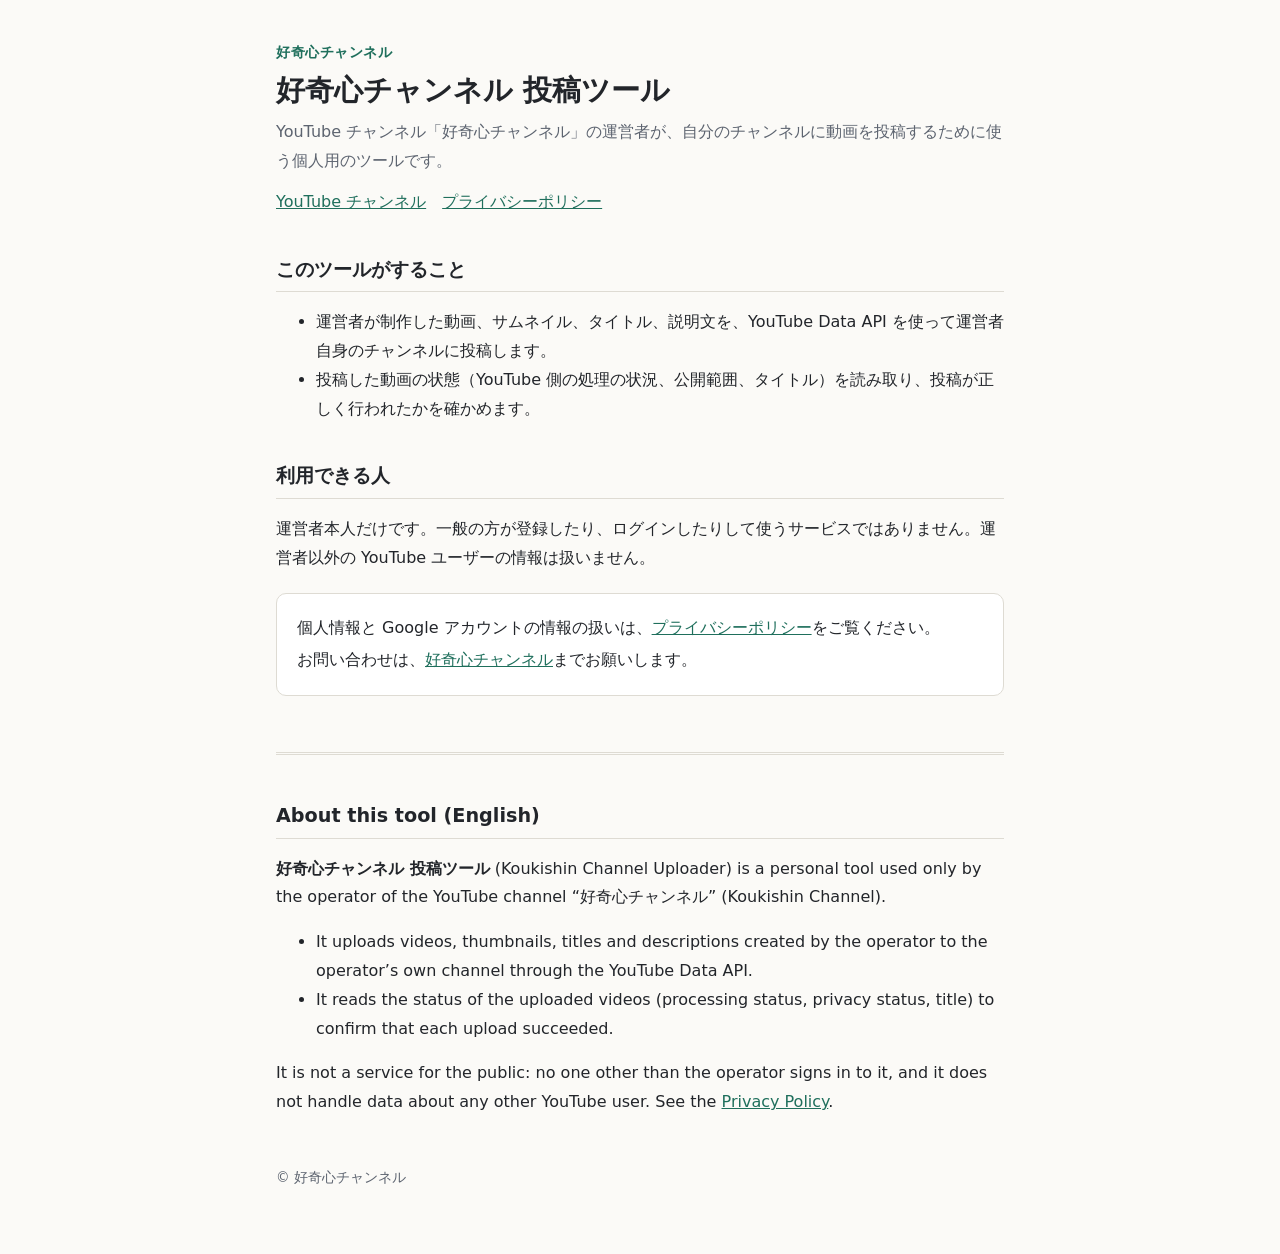
<file: index.html>
<!doctype html>
<html lang="ja">
<head>
  <meta charset="utf-8">
  <meta name="viewport" content="width=device-width, initial-scale=1">
  <title>好奇心チャンネル 投稿ツール</title>
  <meta name="description" content="YouTube チャンネル「好奇心チャンネル」の運営者が、自分のチャンネルに動画を投稿するための個人用ツールの説明です。">
  <link rel="stylesheet" href="style.css">
</head>
<body>
<main>
  <header>
    <p class="eyebrow">好奇心チャンネル</p>
    <h1>好奇心チャンネル 投稿ツール</h1>
    <p class="lead">YouTube チャンネル「好奇心チャンネル」の運営者が、自分のチャンネルに動画を投稿するために使う個人用のツールです。</p>
    <nav>
      <a href="https://www.youtube.com/channel/UCNpD2tMo_w9F1YiRy6q2Wfw">YouTube チャンネル</a>
      <a href="privacy.html">プライバシーポリシー</a>
    </nav>
  </header>

  <h2>このツールがすること</h2>
  <ul>
    <li>運営者が制作した動画、サムネイル、タイトル、説明文を、YouTube Data API を使って運営者自身のチャンネルに投稿します。</li>
    <li>投稿した動画の状態（YouTube 側の処理の状況、公開範囲、タイトル）を読み取り、投稿が正しく行われたかを確かめます。</li>
  </ul>

  <h2>利用できる人</h2>
  <p>運営者本人だけです。一般の方が登録したり、ログインしたりして使うサービスではありません。運営者以外の YouTube ユーザーの情報は扱いません。</p>

  <div class="card">
    <p>個人情報と Google アカウントの情報の扱いは、<a href="privacy.html">プライバシーポリシー</a>をご覧ください。</p>
    <p>お問い合わせは、<a href="https://www.youtube.com/channel/UCNpD2tMo_w9F1YiRy6q2Wfw">好奇心チャンネル</a>までお願いします。</p>
  </div>

  <section class="en" lang="en">
    <h2>About this tool (English)</h2>
    <p><strong>好奇心チャンネル 投稿ツール</strong> (Koukishin Channel Uploader) is a personal tool used only by the operator of the YouTube channel “好奇心チャンネル” (Koukishin Channel).</p>
    <ul>
      <li>It uploads videos, thumbnails, titles and descriptions created by the operator to the operator’s own channel through the YouTube Data API.</li>
      <li>It reads the status of the uploaded videos (processing status, privacy status, title) to confirm that each upload succeeded.</li>
    </ul>
    <p>It is not a service for the public: no one other than the operator signs in to it, and it does not handle data about any other YouTube user. See the <a href="privacy.html#en">Privacy Policy</a>.</p>
  </section>

  <footer>© 好奇心チャンネル</footer>
</main>
</body>
</html>
</file>
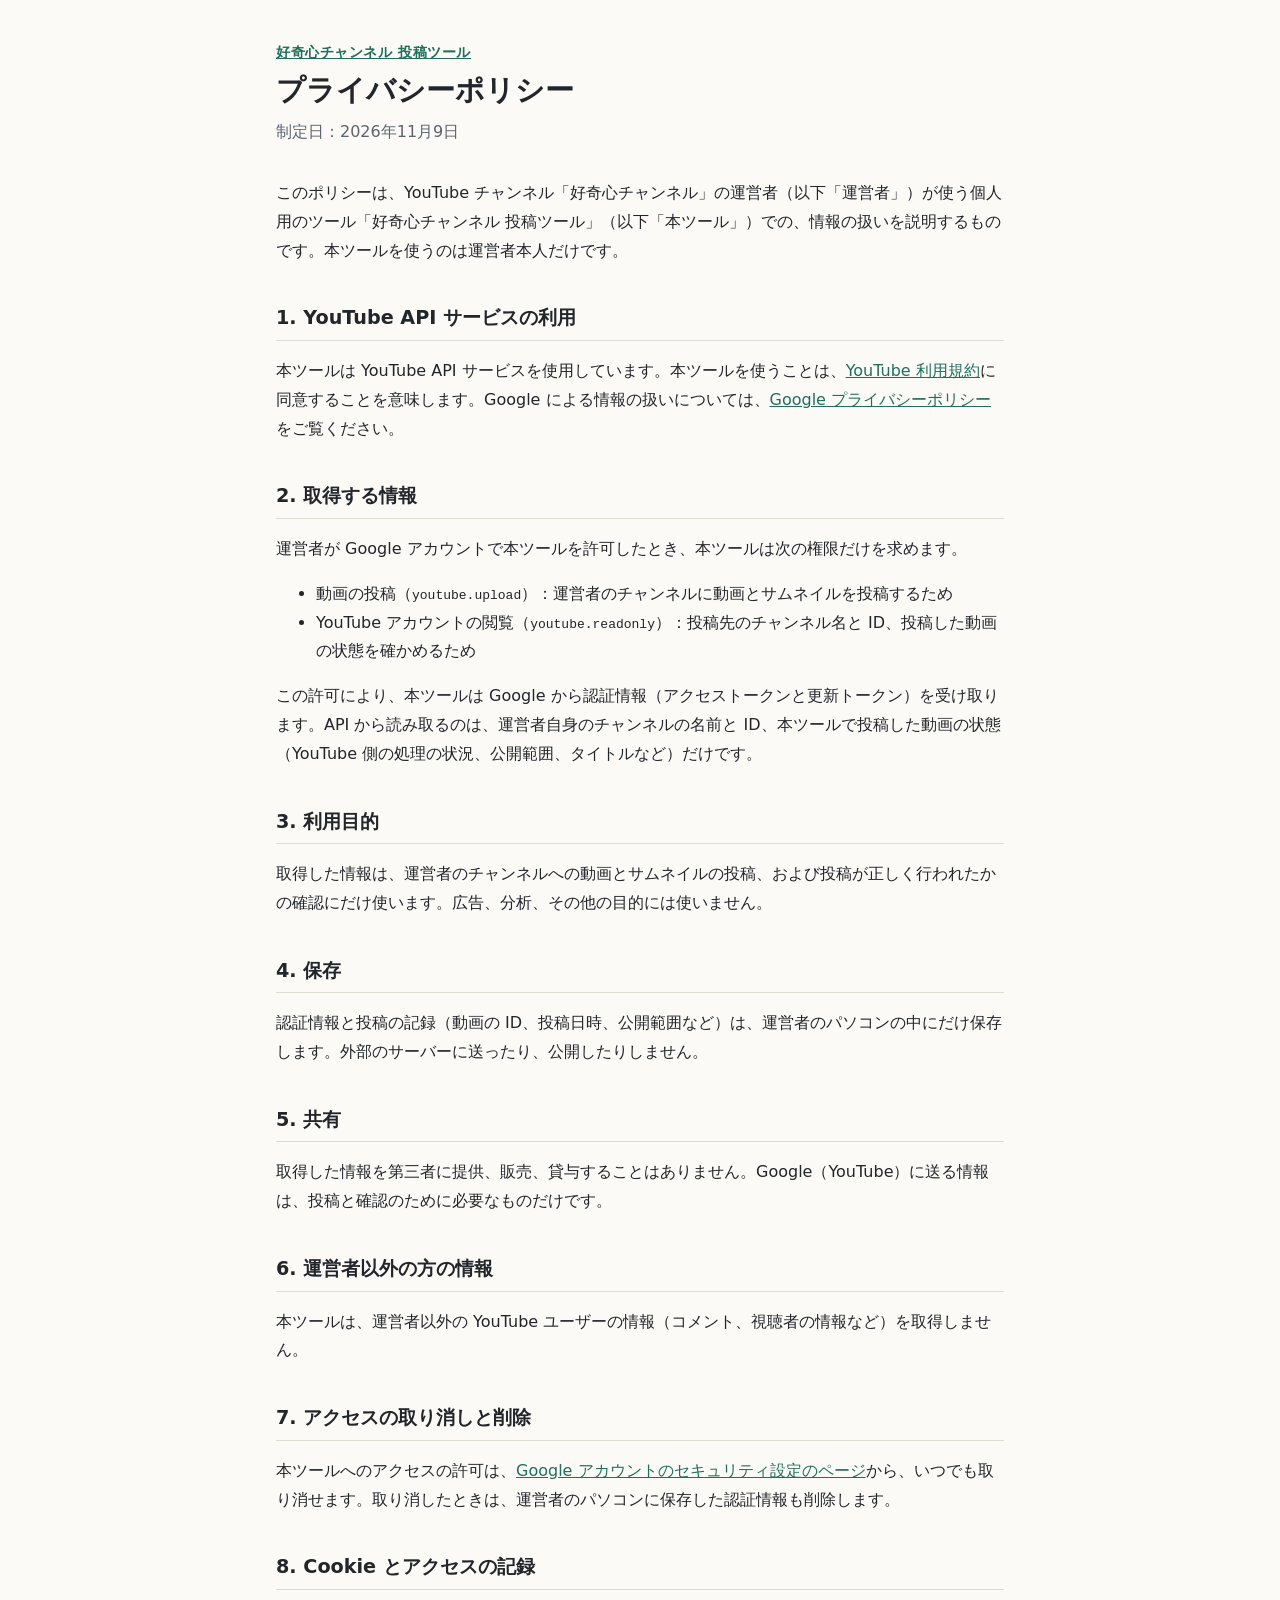
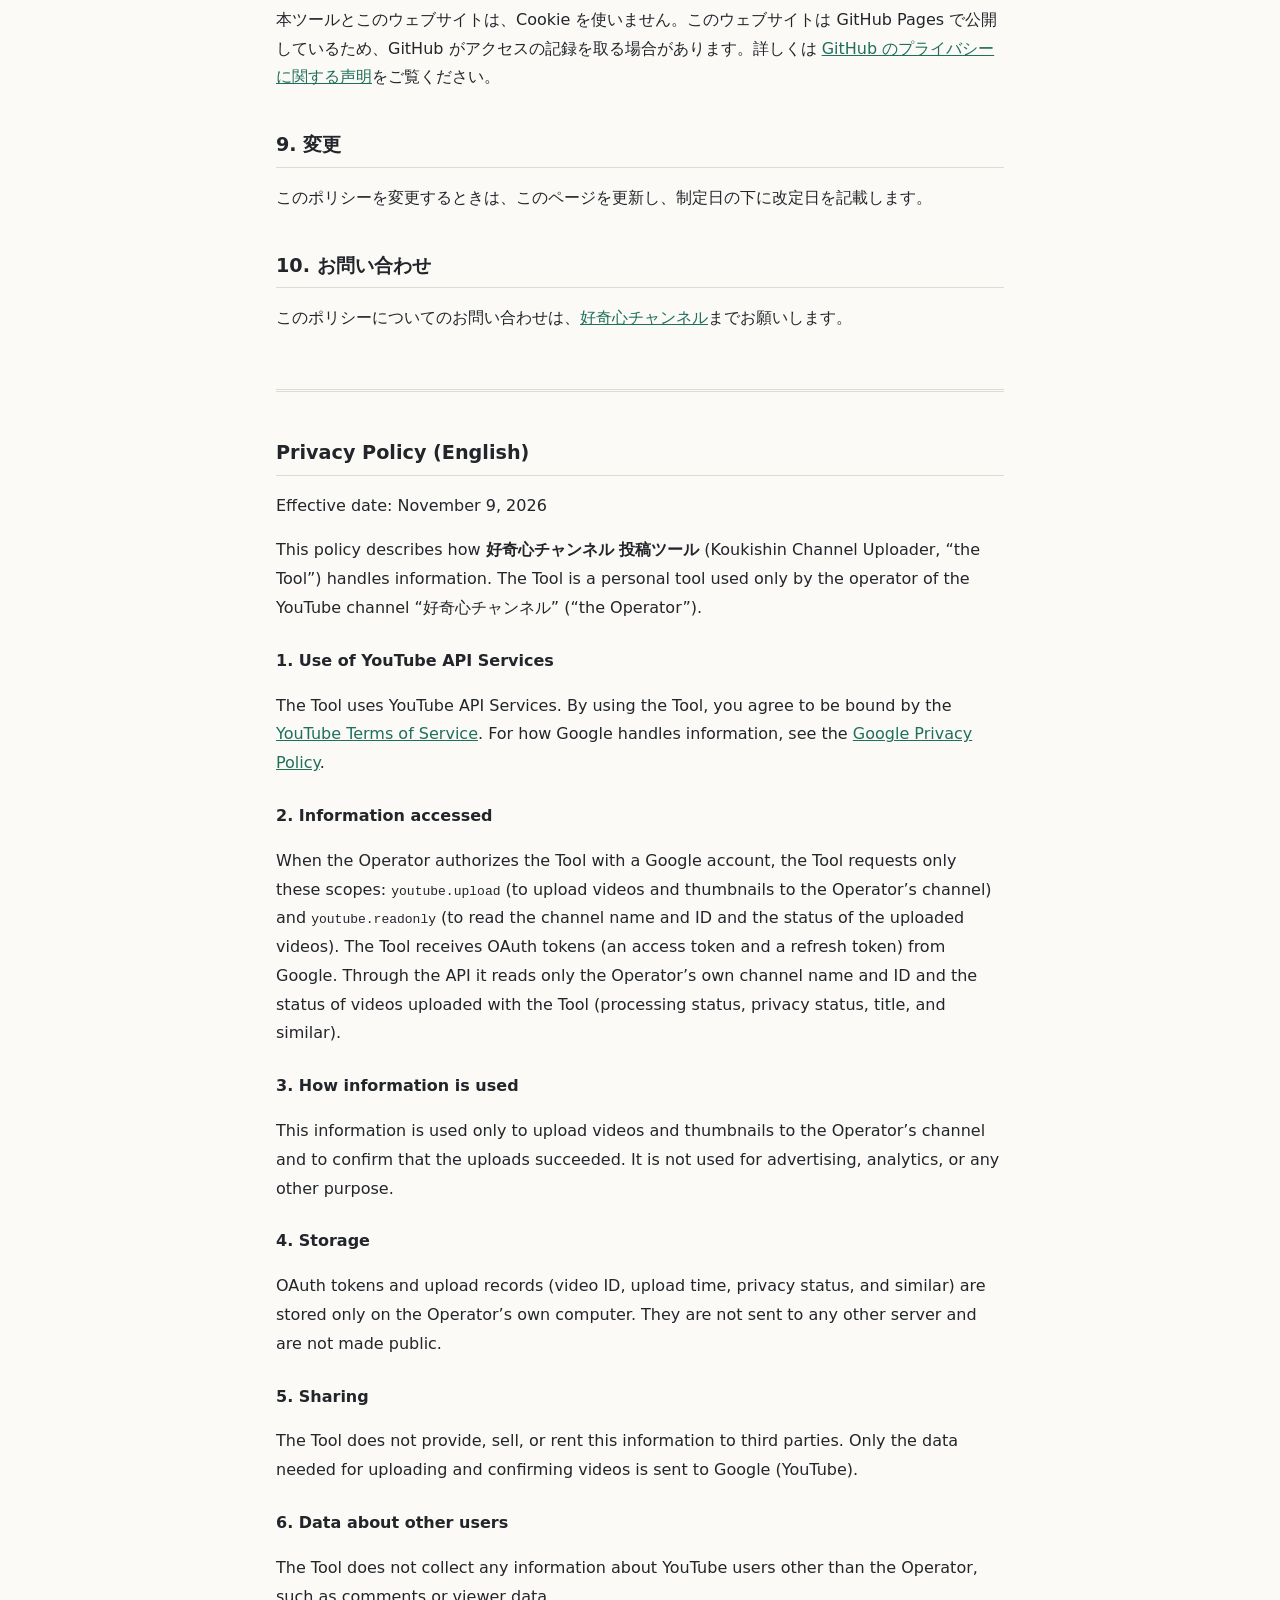
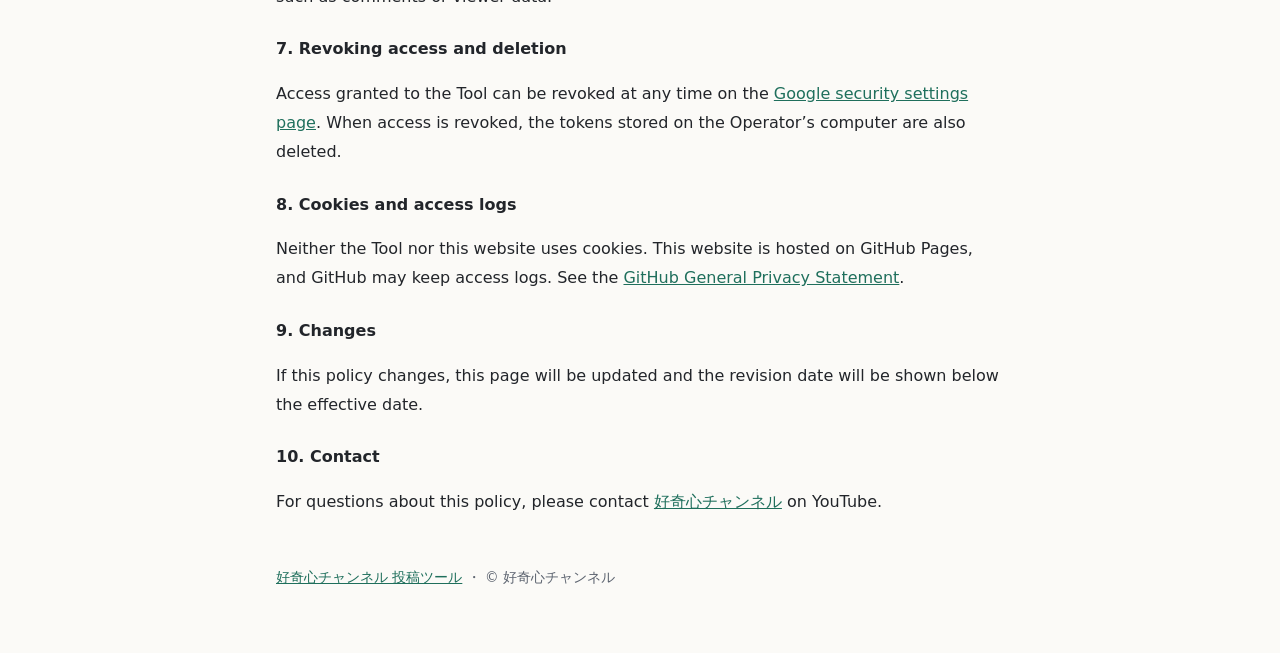
<file: privacy.html>
<!doctype html>
<html lang="ja">
<head>
  <meta charset="utf-8">
  <meta name="viewport" content="width=device-width, initial-scale=1">
  <title>プライバシーポリシー｜好奇心チャンネル 投稿ツール</title>
  <meta name="description" content="好奇心チャンネル 投稿ツールのプライバシーポリシー。YouTube API サービスの利用と、Google アカウントの情報の扱いについて。">
  <link rel="stylesheet" href="style.css">
</head>
<body>
<main>
  <header>
    <p class="eyebrow"><a href="index.html">好奇心チャンネル 投稿ツール</a></p>
    <h1>プライバシーポリシー</h1>
    <p class="lead">制定日：2026年11月9日</p>
  </header>

  <p>このポリシーは、YouTube チャンネル「好奇心チャンネル」の運営者（以下「運営者」）が使う個人用のツール「好奇心チャンネル 投稿ツール」（以下「本ツール」）での、情報の扱いを説明するものです。本ツールを使うのは運営者本人だけです。</p>

  <h2>1. YouTube API サービスの利用</h2>
  <p>本ツールは YouTube API サービスを使用しています。本ツールを使うことは、<a href="https://www.youtube.com/t/terms">YouTube 利用規約</a>に同意することを意味します。Google による情報の扱いについては、<a href="https://policies.google.com/privacy">Google プライバシーポリシー</a>をご覧ください。</p>

  <h2>2. 取得する情報</h2>
  <p>運営者が Google アカウントで本ツールを許可したとき、本ツールは次の権限だけを求めます。</p>
  <ul>
    <li>動画の投稿（<code>youtube.upload</code>）：運営者のチャンネルに動画とサムネイルを投稿するため</li>
    <li>YouTube アカウントの閲覧（<code>youtube.readonly</code>）：投稿先のチャンネル名と ID、投稿した動画の状態を確かめるため</li>
  </ul>
  <p>この許可により、本ツールは Google から認証情報（アクセストークンと更新トークン）を受け取ります。API から読み取るのは、運営者自身のチャンネルの名前と ID、本ツールで投稿した動画の状態（YouTube 側の処理の状況、公開範囲、タイトルなど）だけです。</p>

  <h2>3. 利用目的</h2>
  <p>取得した情報は、運営者のチャンネルへの動画とサムネイルの投稿、および投稿が正しく行われたかの確認にだけ使います。広告、分析、その他の目的には使いません。</p>

  <h2>4. 保存</h2>
  <p>認証情報と投稿の記録（動画の ID、投稿日時、公開範囲など）は、運営者のパソコンの中にだけ保存します。外部のサーバーに送ったり、公開したりしません。</p>

  <h2>5. 共有</h2>
  <p>取得した情報を第三者に提供、販売、貸与することはありません。Google（YouTube）に送る情報は、投稿と確認のために必要なものだけです。</p>

  <h2>6. 運営者以外の方の情報</h2>
  <p>本ツールは、運営者以外の YouTube ユーザーの情報（コメント、視聴者の情報など）を取得しません。</p>

  <h2>7. アクセスの取り消しと削除</h2>
  <p>本ツールへのアクセスの許可は、<a href="https://security.google.com/settings/security/permissions">Google アカウントのセキュリティ設定のページ</a>から、いつでも取り消せます。取り消したときは、運営者のパソコンに保存した認証情報も削除します。</p>

  <h2>8. Cookie とアクセスの記録</h2>
  <p>本ツールとこのウェブサイトは、Cookie を使いません。このウェブサイトは GitHub Pages で公開しているため、GitHub がアクセスの記録を取る場合があります。詳しくは <a href="https://docs.github.com/ja/site-policy/privacy-policies/github-general-privacy-statement">GitHub のプライバシーに関する声明</a>をご覧ください。</p>

  <h2>9. 変更</h2>
  <p>このポリシーを変更するときは、このページを更新し、制定日の下に改定日を記載します。</p>

  <h2>10. お問い合わせ</h2>
  <p>このポリシーについてのお問い合わせは、<a href="https://www.youtube.com/channel/UCNpD2tMo_w9F1YiRy6q2Wfw">好奇心チャンネル</a>までお願いします。</p>

  <section class="en" id="en" lang="en">
    <h2>Privacy Policy (English)</h2>
    <p>Effective date: November 9, 2026</p>
    <p>This policy describes how <strong>好奇心チャンネル 投稿ツール</strong> (Koukishin Channel Uploader, “the Tool”) handles information. The Tool is a personal tool used only by the operator of the YouTube channel “好奇心チャンネル” (“the Operator”).</p>

    <h3>1. Use of YouTube API Services</h3>
    <p>The Tool uses YouTube API Services. By using the Tool, you agree to be bound by the <a href="https://www.youtube.com/t/terms">YouTube Terms of Service</a>. For how Google handles information, see the <a href="https://policies.google.com/privacy">Google Privacy Policy</a>.</p>

    <h3>2. Information accessed</h3>
    <p>When the Operator authorizes the Tool with a Google account, the Tool requests only these scopes: <code>youtube.upload</code> (to upload videos and thumbnails to the Operator’s channel) and <code>youtube.readonly</code> (to read the channel name and ID and the status of the uploaded videos). The Tool receives OAuth tokens (an access token and a refresh token) from Google. Through the API it reads only the Operator’s own channel name and ID and the status of videos uploaded with the Tool (processing status, privacy status, title, and similar).</p>

    <h3>3. How information is used</h3>
    <p>This information is used only to upload videos and thumbnails to the Operator’s channel and to confirm that the uploads succeeded. It is not used for advertising, analytics, or any other purpose.</p>

    <h3>4. Storage</h3>
    <p>OAuth tokens and upload records (video ID, upload time, privacy status, and similar) are stored only on the Operator’s own computer. They are not sent to any other server and are not made public.</p>

    <h3>5. Sharing</h3>
    <p>The Tool does not provide, sell, or rent this information to third parties. Only the data needed for uploading and confirming videos is sent to Google (YouTube).</p>

    <h3>6. Data about other users</h3>
    <p>The Tool does not collect any information about YouTube users other than the Operator, such as comments or viewer data.</p>

    <h3>7. Revoking access and deletion</h3>
    <p>Access granted to the Tool can be revoked at any time on the <a href="https://security.google.com/settings/security/permissions">Google security settings page</a>. When access is revoked, the tokens stored on the Operator’s computer are also deleted.</p>

    <h3>8. Cookies and access logs</h3>
    <p>Neither the Tool nor this website uses cookies. This website is hosted on GitHub Pages, and GitHub may keep access logs. See the <a href="https://docs.github.com/en/site-policy/privacy-policies/github-general-privacy-statement">GitHub General Privacy Statement</a>.</p>

    <h3>9. Changes</h3>
    <p>If this policy changes, this page will be updated and the revision date will be shown below the effective date.</p>

    <h3>10. Contact</h3>
    <p>For questions about this policy, please contact <a href="https://www.youtube.com/channel/UCNpD2tMo_w9F1YiRy6q2Wfw">好奇心チャンネル</a> on YouTube.</p>
  </section>

  <footer><a href="index.html">好奇心チャンネル 投稿ツール</a> ・ © 好奇心チャンネル</footer>
</main>
</body>
</html>
</file>
<file: style.css>
:root {
  --bg: #fbfaf7;
  --text: #22252a;
  --muted: #5d6470;
  --accent: #1f6f5c;
  --line: #dedbd3;
  --card: #ffffff;
}

@media (prefers-color-scheme: dark) {
  :root {
    --bg: #17191c;
    --text: #e8e6e1;
    --muted: #a3a9b3;
    --accent: #6cc4a8;
    --line: #33373d;
    --card: #1f2226;
  }
}

* { box-sizing: border-box; }

body {
  margin: 0;
  background: var(--bg);
  color: var(--text);
  font-family: "Hiragino Sans", "Noto Sans JP", "Yu Gothic UI", "Meiryo", system-ui, sans-serif;
  line-height: 1.8;
}

main {
  max-width: 760px;
  margin: 0 auto;
  padding: 40px 16px 64px;
}

header { margin-bottom: 32px; }

.eyebrow {
  margin: 0;
  color: var(--accent);
  font-size: 0.9rem;
  font-weight: 700;
  letter-spacing: 0.04em;
}

h1 { margin: 4px 0 8px; font-size: 1.8rem; line-height: 1.4; }
h2 { margin: 36px 0 8px; font-size: 1.2rem; border-bottom: 1px solid var(--line); padding-bottom: 4px; }
h3 { margin: 24px 0 4px; font-size: 1rem; }

p, li { overflow-wrap: anywhere; }

a { color: var(--accent); }

.lead { color: var(--muted); margin: 0; }

.card {
  background: var(--card);
  border: 1px solid var(--line);
  border-radius: 10px;
  padding: 16px 20px;
  margin: 20px 0;
}

.card p { margin: 4px 0; }

nav { margin-top: 12px; display: flex; gap: 16px; flex-wrap: wrap; }

.en {
  margin-top: 56px;
  padding-top: 8px;
  border-top: 3px double var(--line);
}

footer {
  margin-top: 48px;
  color: var(--muted);
  font-size: 0.85rem;
}
</file>
